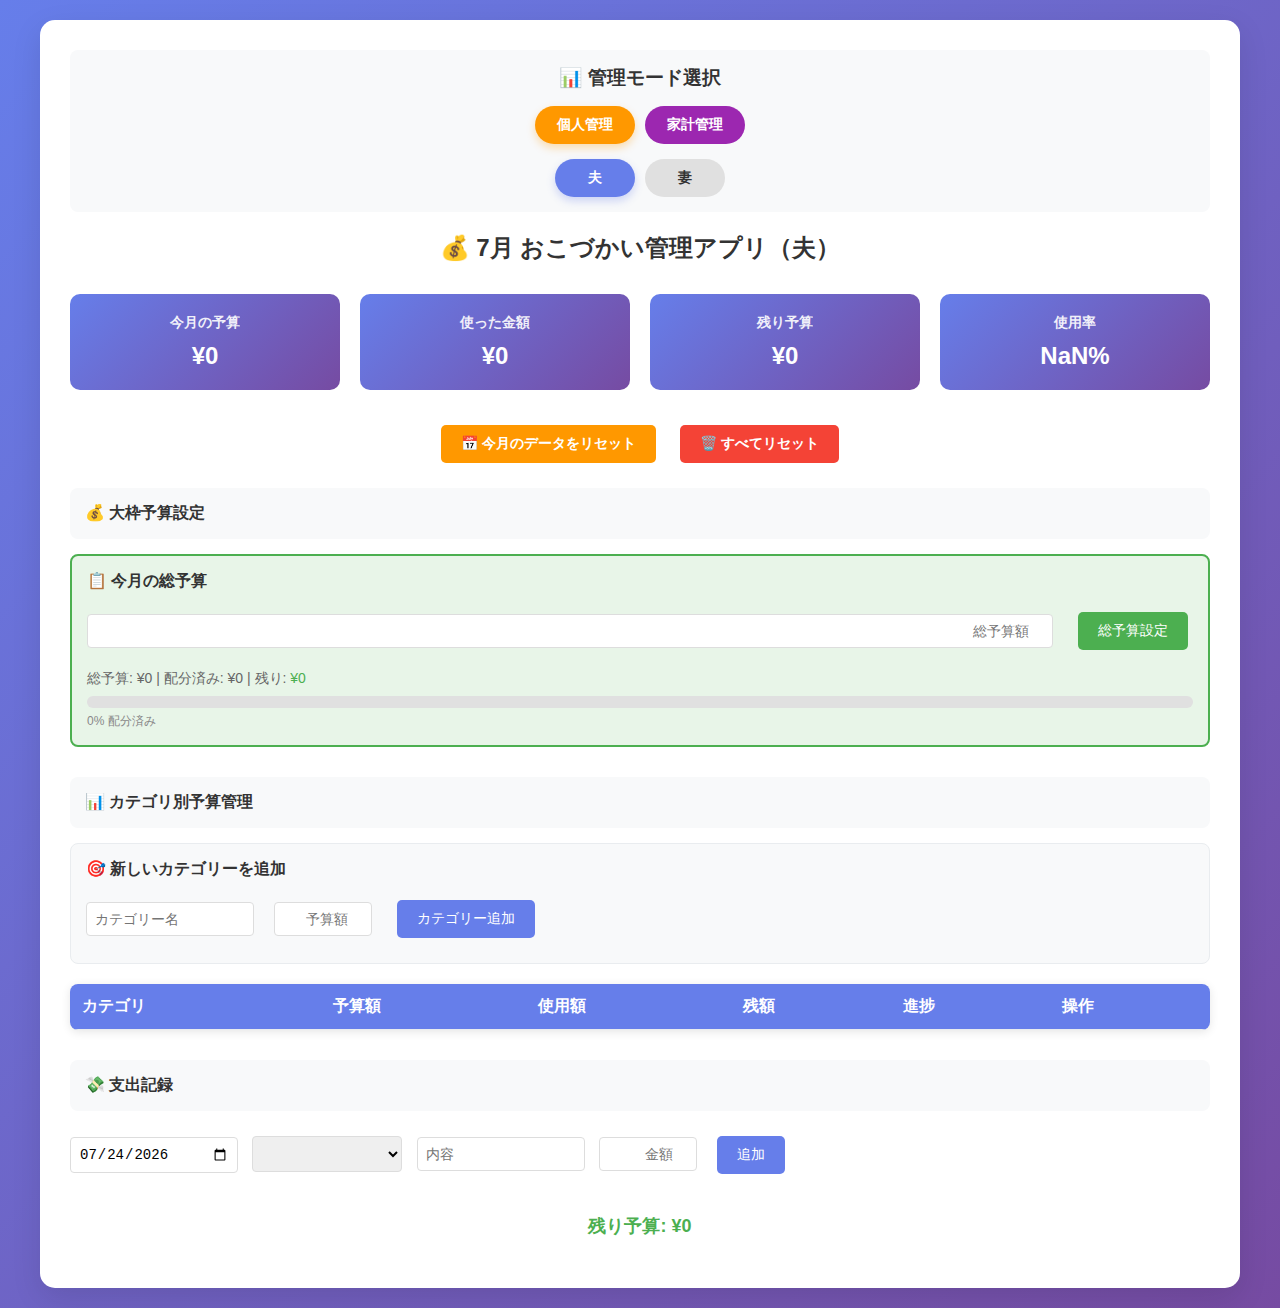
<file: index.html>
<!DOCTYPE html>
<html lang="ja">
<head>
    <meta charset="UTF-8">
    <meta name="viewport" content="width=device-width, initial-scale=1.0, user-scalable=no">
    <title>おこづかい管理アプリ</title>
    <link rel="stylesheet" href="style.css">
</head>
<body>
    <div class="container">
        <!-- モード選択 -->
        <div class="mode-selection" style="text-align: center; margin-bottom: 20px; padding: 15px; background: #f8f9fa; border-radius: 8px;">
            <h3 style="margin: 0 0 15px 0; color: #333;">📊 管理モード選択</h3>
            <div style="display: flex; gap: 10px; justify-content: center; margin-bottom: 15px;">
                <button id="modeBtn1" class="mode-btn active" onclick="switchMode('personal')">個人管理</button>
                <button id="modeBtn2" class="mode-btn" onclick="switchMode('household')">家計管理</button>
            </div>
            <div id="userSelection" style="display: flex; gap: 10px; justify-content: center;">
                <button id="userBtn1" class="user-btn active" onclick="switchUser('user1')">夫</button>
                <button id="userBtn2" class="user-btn" onclick="switchUser('user2')">妻</button>
            </div>
        </div>
        
        <h1 id="appTitle">💰 おこづかい管理アプリ</h1>
        
        <!-- 個人管理セクション -->
        <div id="personalSection">
            <div class="summary-section">
                <div class="summary-card">
                    <h3>今月の予算</h3>
                    <p class="amount">¥0</p>
                </div>
                <div class="summary-card">
                    <h3>使った金額</h3>
                    <p class="amount" id="totalSpent">¥0</p>
                </div>
                <div class="summary-card">
                    <h3>残り予算</h3>
                    <p class="amount" id="remaining">¥0</p>
                </div>
                <div class="summary-card">
                    <h3>使用率</h3>
                    <p class="amount" id="usageRate">0%</p>
                </div>
            </div>
        </div>
        
        <!-- 家計管理セクション -->
        <div id="householdSection" style="display: none;">
            <div class="summary-section">
                <div class="summary-card">
                    <h3>家計予算</h3>
                    <p class="amount" id="householdBudget">¥0</p>
                </div>
                <div class="summary-card">
                    <h3>家計支出</h3>
                    <p class="amount" id="householdSpent">¥0</p>
                </div>
                <div class="summary-card">
                    <h3>残り予算</h3>
                    <p class="amount" id="householdRemaining">¥0</p>
                </div>
                <div class="summary-card">
                    <h3>貯蓄目標</h3>
                    <p class="amount" id="savingsGoal">¥0</p>
                </div>
            </div>
            
            <!-- 貯蓄目標設定 -->
            <div class="budget-section">
                <div class="section-title">💰 貯蓄目標設定</div>
                <div class="savings-management" style="margin-bottom: 20px; padding: 15px; background: #e8f5e8; border-radius: 8px; border: 2px solid #4CAF50;">
                    <h4 style="margin: 0 0 10px 0; color: #333;">🎯 今月の貯蓄目標</h4>
                    <div style="display: flex; gap: 10px; align-items: center; flex-wrap: wrap;">
                        <input type="number" id="savingsGoalInput" placeholder="目標貯蓄額" class="amount-input" style="flex: 1;">
                        <button class="add-btn" onclick="setSavingsGoal()" style="background: #4CAF50;">貯蓄目標設定</button>
                    </div>
                    <div id="savingsProgress" style="margin-top: 10px; font-size: 14px; color: #666;">
                        <div id="savingsSummary">目標: ¥0 | 実績: ¥0 | 達成率: 0%</div>
                        <div style="margin-top: 8px;">
                            <div class="progress-bar" style="background: #e0e0e0; height: 12px;">
                                <div id="savingsProgressBar" class="progress-fill" style="width: 0%; background: linear-gradient(90deg, #2196F3 0%, #1976D2 100%);"></div>
                            </div>
                        </div>
                    </div>
                </div>
            </div>
        </div>
        
        <!-- リセット機能 -->
        <div class="reset-section" style="text-align: center; margin-bottom: 20px;">
            <button class="reset-btn monthly" onclick="resetMonthlyData()">📅 今月のデータをリセット</button>
            <button class="reset-btn all" onclick="resetAllData()">🗑️ すべてリセット</button>
        </div>
        
        <!-- 大枠予算設定 -->
        <div class="budget-section">
            <div class="section-title">💰 大枠予算設定</div>
            <div class="total-budget-management" style="margin-bottom: 20px; padding: 15px; background: #e8f5e8; border-radius: 8px; border: 2px solid #4CAF50;">
                <h4 style="margin: 0 0 10px 0; color: #333;">📋 今月の総予算</h4>
                <div style="display: flex; gap: 10px; align-items: center; flex-wrap: wrap;">
                    <input type="number" id="totalBudgetInput" placeholder="総予算額" class="amount-input" style="flex: 1;">
                    <button class="add-btn" onclick="setTotalBudget()" style="background: #4CAF50;">総予算設定</button>
                </div>
                <div id="budgetAllocation" style="margin-top: 10px; font-size: 14px; color: #666;">
                    <div id="budgetSummary">総予算: ¥0 | 配分済み: ¥0 | 残り: ¥0</div>
                    <div style="margin-top: 8px;">
                        <div class="progress-bar" style="background: #e0e0e0; height: 12px;">
                            <div id="budgetAllocationBar" class="progress-fill" style="width: 0%; background: linear-gradient(90deg, #4CAF50 0%, #45a049 100%);"></div>
                        </div>
                        <div style="font-size: 12px; margin-top: 4px; color: #888;">
                            <span id="allocationPercentage">0%</span> 配分済み
                        </div>
                    </div>
                </div>
            </div>
        </div>

        <div class="budget-section">
            <div class="section-title">📊 カテゴリ別予算管理</div>
            
            <!-- カテゴリー追加フォーム -->
            <div class="category-management" style="margin-bottom: 20px; padding: 15px; background: #f8f9fa; border-radius: 8px;">
                <h4 style="margin: 0 0 10px 0; color: #333;">🎯 新しいカテゴリーを追加</h4>
                <div style="display: flex; gap: 10px; align-items: center; flex-wrap: wrap;">
                    <input type="text" id="newCategoryName" placeholder="カテゴリー名" class="category-input text-input">
                    <input type="number" id="newCategoryBudget" placeholder="予算額" class="amount-input">
                    <button class="add-btn" onclick="addCategory()">カテゴリー追加</button>
                </div>
                <div id="categoryBudgetWarning" style="margin-top: 8px; color: #f44336; font-size: 12px; display: none;">
                    ⚠️ 大枠予算を超えています
                </div>
            </div>
            
            <div class="table-container">
                <table id="budgetTable">
                    <thead>
                        <tr>
                            <th>カテゴリ</th>
                            <th>予算額</th>
                            <th>使用額</th>
                            <th>残額</th>
                            <th>進捗</th>
                            <th>操作</th>
                        </tr>
                    </thead>
                    <tbody>
                        <!-- カテゴリーは動的に生成 -->
                    </tbody>
                </table>
            </div>
        </div>
        
        <div class="budget-section">
            <div class="section-title">💸 支出記録</div>
            <div style="margin-bottom: 15px;">
                <input type="date" id="expenseDate" class="category-input date-input">
                <select id="expenseCategory" class="category-input select-input">
                    <!-- カテゴリーは動的に生成 -->
                </select>
                <input type="text" id="expenseDescription" placeholder="内容" class="category-input text-input">
                <input type="number" id="expenseAmount" placeholder="金額" class="amount-input">
                <button class="add-btn" onclick="addExpense()">追加</button>
            </div>
            <div id="expenseList"></div>
        </div>
        
        <div class="remaining-amount" id="remainingDisplay">
            残り予算: ¥0
        </div>
    </div>

    <script src="script.js" defer></script>
</body>
</html>
</file>
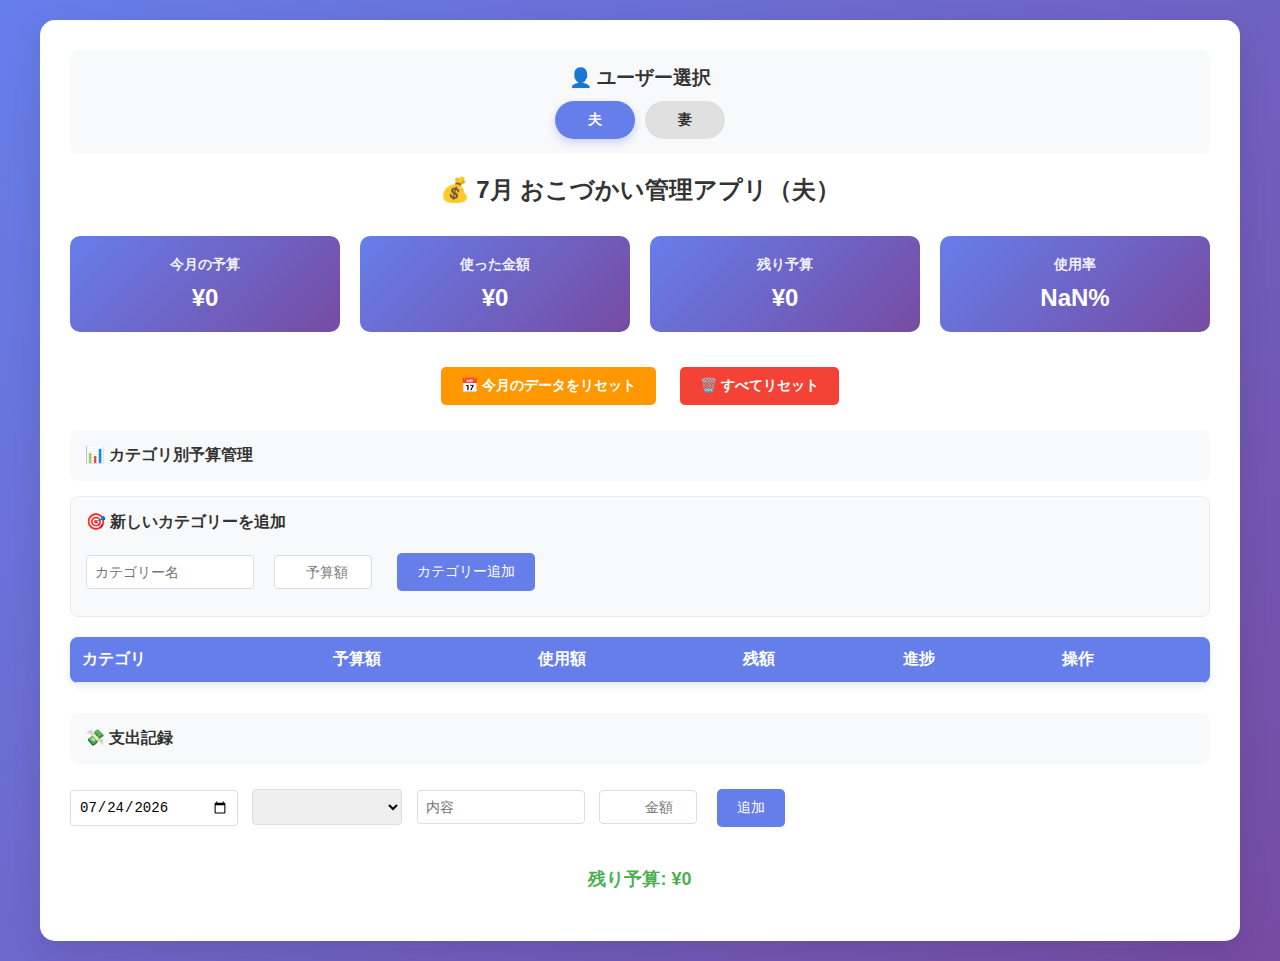
<file: pocket-money-manager/index.html>
<!DOCTYPE html>
<html lang="ja">
<head>
    <meta charset="UTF-8">
    <meta name="viewport" content="width=device-width, initial-scale=1.0, user-scalable=no">
    <title>おこづかい管理アプリ</title>
    <link rel="stylesheet" href="style.css">
</head>
<body>
    <div class="container">
        <!-- ユーザー選択 -->
        <div class="user-selection" style="text-align: center; margin-bottom: 20px; padding: 15px; background: #f8f9fa; border-radius: 8px;">
            <h3 style="margin: 0 0 10px 0; color: #333;">👤 ユーザー選択</h3>
            <div style="display: flex; gap: 10px; justify-content: center;">
                <button id="userBtn1" class="user-btn active" onclick="switchUser('user1')">夫</button>
                <button id="userBtn2" class="user-btn" onclick="switchUser('user2')">妻</button>
            </div>
        </div>
        
        <h1 id="appTitle">💰 おこづかい管理アプリ</h1>
        
        <div class="summary-section">
            <div class="summary-card">
                <h3>今月の予算</h3>
                <p class="amount">¥0</p>
            </div>
            <div class="summary-card">
                <h3>使った金額</h3>
                <p class="amount" id="totalSpent">¥0</p>
            </div>
            <div class="summary-card">
                <h3>残り予算</h3>
                <p class="amount" id="remaining">¥0</p>
            </div>
            <div class="summary-card">
                <h3>使用率</h3>
                <p class="amount" id="usageRate">0%</p>
            </div>
        </div>
        
        <!-- リセット機能 -->
        <div class="reset-section" style="text-align: center; margin-bottom: 20px;">
            <button class="reset-btn monthly" onclick="resetMonthlyData()">📅 今月のデータをリセット</button>
            <button class="reset-btn all" onclick="resetAllData()">🗑️ すべてリセット</button>
        </div>
        
        <div class="budget-section">
            <div class="section-title">📊 カテゴリ別予算管理</div>
            
            <!-- カテゴリー追加フォーム -->
            <div class="category-management" style="margin-bottom: 20px; padding: 15px; background: #f8f9fa; border-radius: 8px;">
                <h4 style="margin: 0 0 10px 0; color: #333;">🎯 新しいカテゴリーを追加</h4>
                <div style="display: flex; gap: 10px; align-items: center; flex-wrap: wrap;">
                    <input type="text" id="newCategoryName" placeholder="カテゴリー名" class="category-input text-input">
                    <input type="number" id="newCategoryBudget" placeholder="予算額" class="amount-input">
                    <button class="add-btn" onclick="addCategory()">カテゴリー追加</button>
                </div>
            </div>
            
            <div class="table-container">
                <table id="budgetTable">
                    <thead>
                        <tr>
                            <th>カテゴリ</th>
                            <th>予算額</th>
                            <th>使用額</th>
                            <th>残額</th>
                            <th>進捗</th>
                            <th>操作</th>
                        </tr>
                    </thead>
                    <tbody>
                        <!-- カテゴリーは動的に生成 -->
                    </tbody>
                </table>
            </div>
        </div>
        
        <div class="budget-section">
            <div class="section-title">💸 支出記録</div>
            <div style="margin-bottom: 15px;">
                <input type="date" id="expenseDate" class="category-input date-input">
                <select id="expenseCategory" class="category-input select-input">
                    <!-- カテゴリーは動的に生成 -->
                </select>
                <input type="text" id="expenseDescription" placeholder="内容" class="category-input text-input">
                <input type="number" id="expenseAmount" placeholder="金額" class="amount-input">
                <button class="add-btn" onclick="addExpense()">追加</button>
            </div>
            <div id="expenseList"></div>
        </div>
        
        <div class="remaining-amount" id="remainingDisplay">
            残り予算: ¥0
        </div>
    </div>

    <script src="script.js"></script>
</body>
</html>
</file>
<file: style.css>
/* ==========================================================================
   お小遣い予算管理表 - スタイルシート
   ========================================================================== */

/* ベーススタイル */
body {
    font-family: 'Arial', sans-serif;
    max-width: 1200px;
    margin: 0 auto;
    padding: 20px;
    background: linear-gradient(135deg, #667eea 0%, #764ba2 100%);
    min-height: 100vh;
}

/* ログイン画面 */
.login-container {
    display: flex;
    justify-content: center;
    align-items: center;
    min-height: 80vh;
}

.login-box {
    background: white;
    border-radius: 15px;
    padding: 40px;
    box-shadow: 0 10px 30px rgba(0,0,0,0.1);
    text-align: center;
    max-width: 400px;
    width: 100%;
}

.login-box h2 {
    color: #333;
    margin-bottom: 10px;
    font-size: 24px;
}

.login-box p {
    color: #666;
    margin-bottom: 20px;
}

.password-input {
    width: 100%;
    padding: 15px;
    border: 2px solid #e0e0e0;
    border-radius: 8px;
    font-size: 16px;
    margin-bottom: 20px;
    box-sizing: border-box;
}

.password-input:focus {
    border-color: #667eea;
    outline: none;
}

.login-btn {
    width: 100%;
    background: #667eea;
    color: white;
    border: none;
    padding: 15px;
    border-radius: 8px;
    font-size: 16px;
    font-weight: bold;
    cursor: pointer;
    transition: all 0.3s ease;
}

.login-btn:hover {
    background: #5a6fd8;
    transform: translateY(-2px);
}

.error-message {
    color: #f44336;
    margin-top: 10px;
    font-size: 14px;
}

.container {
    background: white;
    border-radius: 15px;
    padding: 30px;
    box-shadow: 0 10px 30px rgba(0,0,0,0.1);
}

/* ヘッダー */
h1 {
    text-align: center;
    color: #333;
    margin-bottom: 30px;
    font-size: 24px;
}

/* サマリーセクション */
.summary-section {
    display: grid;
    grid-template-columns: repeat(auto-fit, minmax(200px, 1fr));
    gap: 20px;
    margin-bottom: 30px;
}

.summary-card {
    background: linear-gradient(135deg, #667eea 0%, #764ba2 100%);
    color: white;
    padding: 20px;
    border-radius: 10px;
    text-align: center;
}

.summary-card h3 {
    margin: 0 0 10px 0;
    font-size: 14px;
    opacity: 0.9;
}

.summary-card .amount {
    font-size: 24px;
    font-weight: bold;
    margin: 0;
}

/* セクション */
.budget-section {
    margin-bottom: 30px;
}

.section-title {
    background: #f8f9fa;
    padding: 15px;
    border-radius: 8px;
    margin-bottom: 15px;
    font-weight: bold;
    color: #333;
}

/* テーブル */
table {
    width: 100%;
    border-collapse: collapse;
    margin-bottom: 20px;
    border-radius: 8px;
    overflow: hidden;
    box-shadow: 0 2px 10px rgba(0,0,0,0.1);
}

th, td {
    padding: 12px;
    text-align: left;
    border-bottom: 1px solid #e9ecef;
}

th {
    background: #667eea;
    color: white;
    font-weight: bold;
}

tr:hover {
    background: #f8f9fa;
}

/* 入力フィールド */
.category-input {
    padding: 8px;
    border: 1px solid #ddd;
    border-radius: 4px;
    font-size: 14px;
    margin-right: 10px;
}

.date-input {
    width: 150px;
}

.select-input {
    width: 150px;
}

.text-input {
    width: 150px;
}

.amount-input {
    width: 80px;
    padding: 8px;
    border: 1px solid #ddd;
    border-radius: 4px;
    text-align: right;
    font-size: 14px;
    margin-right: 10px;
}

/* プログレスバー */
.progress-bar {
    width: 100%;
    height: 20px;
    background: #e9ecef;
    border-radius: 10px;
    overflow: hidden;
    margin: 5px 0;
}

.progress-fill {
    height: 100%;
    background: linear-gradient(90deg, #4CAF50 0%, #45a049 100%);
    border-radius: 10px;
    transition: width 0.3s ease;
}

.progress-fill.over-budget {
    background: linear-gradient(90deg, #f44336 0%, #d32f2f 100%);
}

/* ボタン */
.add-btn {
    background: #667eea;
    color: white;
    border: none;
    padding: 10px 20px;
    border-radius: 5px;
    cursor: pointer;
    font-size: 14px;
    margin: 10px 5px;
    transition: background 0.3s;
}

.add-btn:hover {
    background: #5a6fd8;
}

.delete-btn {
    background: #f44336;
    color: white;
    border: none;
    padding: 5px 10px;
    border-radius: 3px;
    cursor: pointer;
    font-size: 12px;
}

.delete-btn:hover {
    background: #d32f2f;
}

.reset-btn {
    border: none;
    padding: 10px 20px;
    border-radius: 5px;
    cursor: pointer;
    font-size: 14px;
    margin: 5px 10px;
    transition: background 0.3s;
    font-weight: bold;
}

.reset-btn.monthly {
    background: #ff9800;
    color: white;
}

.reset-btn.monthly:hover {
    background: #f57c00;
}

.reset-btn.all {
    background: #f44336;
    color: white;
}

.reset-btn.all:hover {
    background: #d32f2f;
}

.user-btn {
    background: #e0e0e0;
    color: #333;
    border: none;
    padding: 10px 20px;
    border-radius: 25px;
    cursor: pointer;
    font-size: 14px;
    font-weight: bold;
    transition: all 0.3s;
    min-width: 80px;
}

.user-btn:hover {
    background: #d0d0d0;
    transform: translateY(-2px);
}

.user-btn.active {
    background: #667eea;
    color: white;
    box-shadow: 0 4px 8px rgba(102, 126, 234, 0.3);
}

.user-btn.active:hover {
    background: #5a6fd8;
}

/* モード選択ボタン */
.mode-btn {
    background: #9C27B0;
    color: white;
    border: none;
    padding: 10px 20px;
    border-radius: 25px;
    cursor: pointer;
    font-size: 14px;
    font-weight: bold;
    transition: all 0.3s;
    min-width: 100px;
}
.mode-btn:hover {
    background: #7B1FA2;
    transform: translateY(-2px);
}
.mode-btn.active {
    background: #FF9800;
    color: white;
    box-shadow: 0 4px 8px rgba(255, 152, 0, 0.3);
}
.mode-btn.active:hover {
    background: #F57C00;
}

/* 支出アイテム */
.expense-item {
    background: #f8f9fa;
    padding: 10px;
    border-radius: 5px;
    margin: 5px 0;
    display: flex;
    justify-content: space-between;
    align-items: center;
}

.expense-date {
    font-size: 12px;
    color: #666;
}

/* 残額表示 */
.remaining-amount {
    font-size: 18px;
    font-weight: bold;
    color: #4CAF50;
    text-align: center;
    margin: 20px 0;
}

.remaining-amount.over-budget {
    color: #f44336;
}

/* レスポンシブデザイン */
@media (max-width: 768px) {
    body {
        padding: 10px;
        font-size: 16px; /* iOS Safari のズーム防止 */
    }
    
    .container {
        padding: 15px;
    }
    
    h1 {
        font-size: 20px;
        margin-bottom: 20px;
    }
    
    .summary-section {
        grid-template-columns: 1fr 1fr;
        gap: 10px;
    }
    
    .summary-card {
        padding: 15px;
    }
    
    .summary-card h3 {
        font-size: 12px;
    }
    
    .summary-card .amount {
        font-size: 18px;
    }
    
    .section-title {
        font-size: 16px;
        padding: 12px;
    }
    
    /* テーブルをスクロール可能に */
    .table-container {
        overflow-x: auto;
        -webkit-overflow-scrolling: touch;
    }
    
    table {
        font-size: 12px;
        min-width: 500px;
    }
    
    th, td {
        padding: 8px 4px;
        font-size: 12px;
    }
    
    /* 入力フィールドのスマホ対応 */
    .category-input,
    .amount-input {
        font-size: 16px; /* iOS Safari のズーム防止 */
        padding: 12px;
        margin-bottom: 10px;
        border-radius: 8px;
        border: 2px solid #ddd;
        -webkit-appearance: none;
        width: 100%;
        box-sizing: border-box;
    }
    
    .date-input,
    .select-input,
    .text-input {
        width: 100%;
        margin-bottom: 10px;
        font-size: 16px;
    }
    
    /* カテゴリー管理フォームのスマホ対応 */
    .category-management div {
        flex-direction: column;
        align-items: stretch;
    }
    
    .category-management input,
    .category-management button {
        width: 100%;
        margin-bottom: 10px;
    }
    
    /* ボタンのタッチ対応 */
    .add-btn,
    .delete-btn,
    .reset-btn {
        padding: 12px 16px;
        font-size: 14px;
        border-radius: 8px;
        min-height: 44px; /* Apple推奨のタッチターゲットサイズ */
        -webkit-tap-highlight-color: transparent;
    }
    
    .reset-btn {
        width: 100%;
        max-width: 300px;
        margin: 5px auto;
        display: block;
    }
    
    /* 支出リストのスマホ対応 */
    .expense-item {
        padding: 12px;
        margin: 8px 0;
        flex-direction: column;
        align-items: flex-start;
    }
    
    .expense-item > div:last-child {
        margin-top: 8px;
        width: 100%;
        display: flex;
        justify-content: space-between;
        align-items: center;
    }
    
    .remaining-amount {
        font-size: 16px;
        padding: 12px;
        border-radius: 8px;
        background: #f8f9fa;
        border: 2px solid #e9ecef;
    }
    
    /* プログレスバーのスマホ対応 */
    .progress-bar {
        height: 16px;
    }
    
    /* 編集可能予算のタッチ対応 */
    .editable-budget {
        min-height: 44px;
        display: flex;
        align-items: center;
        padding: 8px;
    }
    
    /* ユーザー選択ボタンのスマホ対応 */
    .user-btn {
        min-height: 44px;
        padding: 12px 20px;
        font-size: 16px;
        margin: 0 5px;
        -webkit-tap-highlight-color: transparent;
    }
    
    .user-selection div {
        flex-wrap: wrap;
        gap: 15px;
    }
}

/* アニメーション */
@keyframes fadeIn {
    from {
        opacity: 0;
        transform: translateY(20px);
    }
    to {
        opacity: 1;
        transform: translateY(0);
    }
}

.expense-item {
    animation: fadeIn 0.3s ease;
}

/* カテゴリー管理 */
.category-management {
    border: 1px solid #e9ecef;
}

.category-management h4 {
    font-size: 16px;
    font-weight: bold;
}

.editable-budget:hover {
    background: #f8f9fa;
    font-weight: bold;
}

.editable-budget::after {
    content: " ✏️";
    font-size: 10px;
    opacity: 0.6;
}

/* フォーカススタイル */
input:focus,
select:focus {
    outline: none;
    border-color: #667eea;
    box-shadow: 0 0 0 3px rgba(102, 126, 234, 0.1);
}
</file>
<file: pocket-money-manager/style.css>
/* ==========================================================================
   お小遣い予算管理表 - スタイルシート
   ========================================================================== */

/* ベーススタイル */
body {
    font-family: 'Arial', sans-serif;
    max-width: 1200px;
    margin: 0 auto;
    padding: 20px;
    background: linear-gradient(135deg, #667eea 0%, #764ba2 100%);
    min-height: 100vh;
}

.container {
    background: white;
    border-radius: 15px;
    padding: 30px;
    box-shadow: 0 10px 30px rgba(0,0,0,0.1);
}

/* ヘッダー */
h1 {
    text-align: center;
    color: #333;
    margin-bottom: 30px;
    font-size: 24px;
}

/* サマリーセクション */
.summary-section {
    display: grid;
    grid-template-columns: repeat(auto-fit, minmax(200px, 1fr));
    gap: 20px;
    margin-bottom: 30px;
}

.summary-card {
    background: linear-gradient(135deg, #667eea 0%, #764ba2 100%);
    color: white;
    padding: 20px;
    border-radius: 10px;
    text-align: center;
}

.summary-card h3 {
    margin: 0 0 10px 0;
    font-size: 14px;
    opacity: 0.9;
}

.summary-card .amount {
    font-size: 24px;
    font-weight: bold;
    margin: 0;
}

/* セクション */
.budget-section {
    margin-bottom: 30px;
}

.section-title {
    background: #f8f9fa;
    padding: 15px;
    border-radius: 8px;
    margin-bottom: 15px;
    font-weight: bold;
    color: #333;
}

/* テーブル */
table {
    width: 100%;
    border-collapse: collapse;
    margin-bottom: 20px;
    border-radius: 8px;
    overflow: hidden;
    box-shadow: 0 2px 10px rgba(0,0,0,0.1);
}

th, td {
    padding: 12px;
    text-align: left;
    border-bottom: 1px solid #e9ecef;
}

th {
    background: #667eea;
    color: white;
    font-weight: bold;
}

tr:hover {
    background: #f8f9fa;
}

/* 入力フィールド */
.category-input {
    padding: 8px;
    border: 1px solid #ddd;
    border-radius: 4px;
    font-size: 14px;
    margin-right: 10px;
}

.date-input {
    width: 150px;
}

.select-input {
    width: 150px;
}

.text-input {
    width: 150px;
}

.amount-input {
    width: 80px;
    padding: 8px;
    border: 1px solid #ddd;
    border-radius: 4px;
    text-align: right;
    font-size: 14px;
    margin-right: 10px;
}

/* プログレスバー */
.progress-bar {
    width: 100%;
    height: 20px;
    background: #e9ecef;
    border-radius: 10px;
    overflow: hidden;
    margin: 5px 0;
}

.progress-fill {
    height: 100%;
    background: linear-gradient(90deg, #4CAF50 0%, #45a049 100%);
    border-radius: 10px;
    transition: width 0.3s ease;
}

.progress-fill.over-budget {
    background: linear-gradient(90deg, #f44336 0%, #d32f2f 100%);
}

/* ボタン */
.add-btn {
    background: #667eea;
    color: white;
    border: none;
    padding: 10px 20px;
    border-radius: 5px;
    cursor: pointer;
    font-size: 14px;
    margin: 10px 5px;
    transition: background 0.3s;
}

.add-btn:hover {
    background: #5a6fd8;
}

.delete-btn {
    background: #f44336;
    color: white;
    border: none;
    padding: 5px 10px;
    border-radius: 3px;
    cursor: pointer;
    font-size: 12px;
}

.delete-btn:hover {
    background: #d32f2f;
}

.reset-btn {
    border: none;
    padding: 10px 20px;
    border-radius: 5px;
    cursor: pointer;
    font-size: 14px;
    margin: 5px 10px;
    transition: background 0.3s;
    font-weight: bold;
}

.reset-btn.monthly {
    background: #ff9800;
    color: white;
}

.reset-btn.monthly:hover {
    background: #f57c00;
}

.reset-btn.all {
    background: #f44336;
    color: white;
}

.reset-btn.all:hover {
    background: #d32f2f;
}

.user-btn {
    background: #e0e0e0;
    color: #333;
    border: none;
    padding: 10px 20px;
    border-radius: 25px;
    cursor: pointer;
    font-size: 14px;
    font-weight: bold;
    transition: all 0.3s;
    min-width: 80px;
}

.user-btn:hover {
    background: #d0d0d0;
    transform: translateY(-2px);
}

.user-btn.active {
    background: #667eea;
    color: white;
    box-shadow: 0 4px 8px rgba(102, 126, 234, 0.3);
}

.user-btn.active:hover {
    background: #5a6fd8;
}

/* 支出アイテム */
.expense-item {
    background: #f8f9fa;
    padding: 10px;
    border-radius: 5px;
    margin: 5px 0;
    display: flex;
    justify-content: space-between;
    align-items: center;
}

.expense-date {
    font-size: 12px;
    color: #666;
}

/* 残額表示 */
.remaining-amount {
    font-size: 18px;
    font-weight: bold;
    color: #4CAF50;
    text-align: center;
    margin: 20px 0;
}

.remaining-amount.over-budget {
    color: #f44336;
}

/* レスポンシブデザイン */
@media (max-width: 768px) {
    body {
        padding: 10px;
        font-size: 16px; /* iOS Safari のズーム防止 */
    }
    
    .container {
        padding: 15px;
    }
    
    h1 {
        font-size: 20px;
        margin-bottom: 20px;
    }
    
    .summary-section {
        grid-template-columns: 1fr 1fr;
        gap: 10px;
    }
    
    .summary-card {
        padding: 15px;
    }
    
    .summary-card h3 {
        font-size: 12px;
    }
    
    .summary-card .amount {
        font-size: 18px;
    }
    
    .section-title {
        font-size: 16px;
        padding: 12px;
    }
    
    /* テーブルをスクロール可能に */
    .table-container {
        overflow-x: auto;
        -webkit-overflow-scrolling: touch;
    }
    
    table {
        font-size: 12px;
        min-width: 500px;
    }
    
    th, td {
        padding: 8px 4px;
        font-size: 12px;
    }
    
    /* 入力フィールドのスマホ対応 */
    .category-input,
    .amount-input {
        font-size: 16px; /* iOS Safari のズーム防止 */
        padding: 12px;
        margin-bottom: 10px;
        border-radius: 8px;
        border: 2px solid #ddd;
        -webkit-appearance: none;
        width: 100%;
        box-sizing: border-box;
    }
    
    .date-input,
    .select-input,
    .text-input {
        width: 100%;
        margin-bottom: 10px;
        font-size: 16px;
    }
    
    /* カテゴリー管理フォームのスマホ対応 */
    .category-management div {
        flex-direction: column;
        align-items: stretch;
    }
    
    .category-management input,
    .category-management button {
        width: 100%;
        margin-bottom: 10px;
    }
    
    /* ボタンのタッチ対応 */
    .add-btn,
    .delete-btn,
    .reset-btn {
        padding: 12px 16px;
        font-size: 14px;
        border-radius: 8px;
        min-height: 44px; /* Apple推奨のタッチターゲットサイズ */
        -webkit-tap-highlight-color: transparent;
    }
    
    .reset-btn {
        width: 100%;
        max-width: 300px;
        margin: 5px auto;
        display: block;
    }
    
    /* 支出リストのスマホ対応 */
    .expense-item {
        padding: 12px;
        margin: 8px 0;
        flex-direction: column;
        align-items: flex-start;
    }
    
    .expense-item > div:last-child {
        margin-top: 8px;
        width: 100%;
        display: flex;
        justify-content: space-between;
        align-items: center;
    }
    
    .remaining-amount {
        font-size: 16px;
        padding: 12px;
        border-radius: 8px;
        background: #f8f9fa;
        border: 2px solid #e9ecef;
    }
    
    /* プログレスバーのスマホ対応 */
    .progress-bar {
        height: 16px;
    }
    
    /* 編集可能予算のタッチ対応 */
    .editable-budget {
        min-height: 44px;
        display: flex;
        align-items: center;
        padding: 8px;
    }
    
    /* ユーザー選択ボタンのスマホ対応 */
    .user-btn {
        min-height: 44px;
        padding: 12px 20px;
        font-size: 16px;
        margin: 0 5px;
        -webkit-tap-highlight-color: transparent;
    }
    
    .user-selection div {
        flex-wrap: wrap;
        gap: 15px;
    }
}

/* アニメーション */
@keyframes fadeIn {
    from {
        opacity: 0;
        transform: translateY(20px);
    }
    to {
        opacity: 1;
        transform: translateY(0);
    }
}

.expense-item {
    animation: fadeIn 0.3s ease;
}

/* カテゴリー管理 */
.category-management {
    border: 1px solid #e9ecef;
}

.category-management h4 {
    font-size: 16px;
    font-weight: bold;
}

.editable-budget:hover {
    background: #f8f9fa;
    font-weight: bold;
}

.editable-budget::after {
    content: " ✏️";
    font-size: 10px;
    opacity: 0.6;
}

/* フォーカススタイル */
input:focus,
select:focus {
    outline: none;
    border-color: #667eea;
    box-shadow: 0 0 0 3px rgba(102, 126, 234, 0.1);
}
</file>
